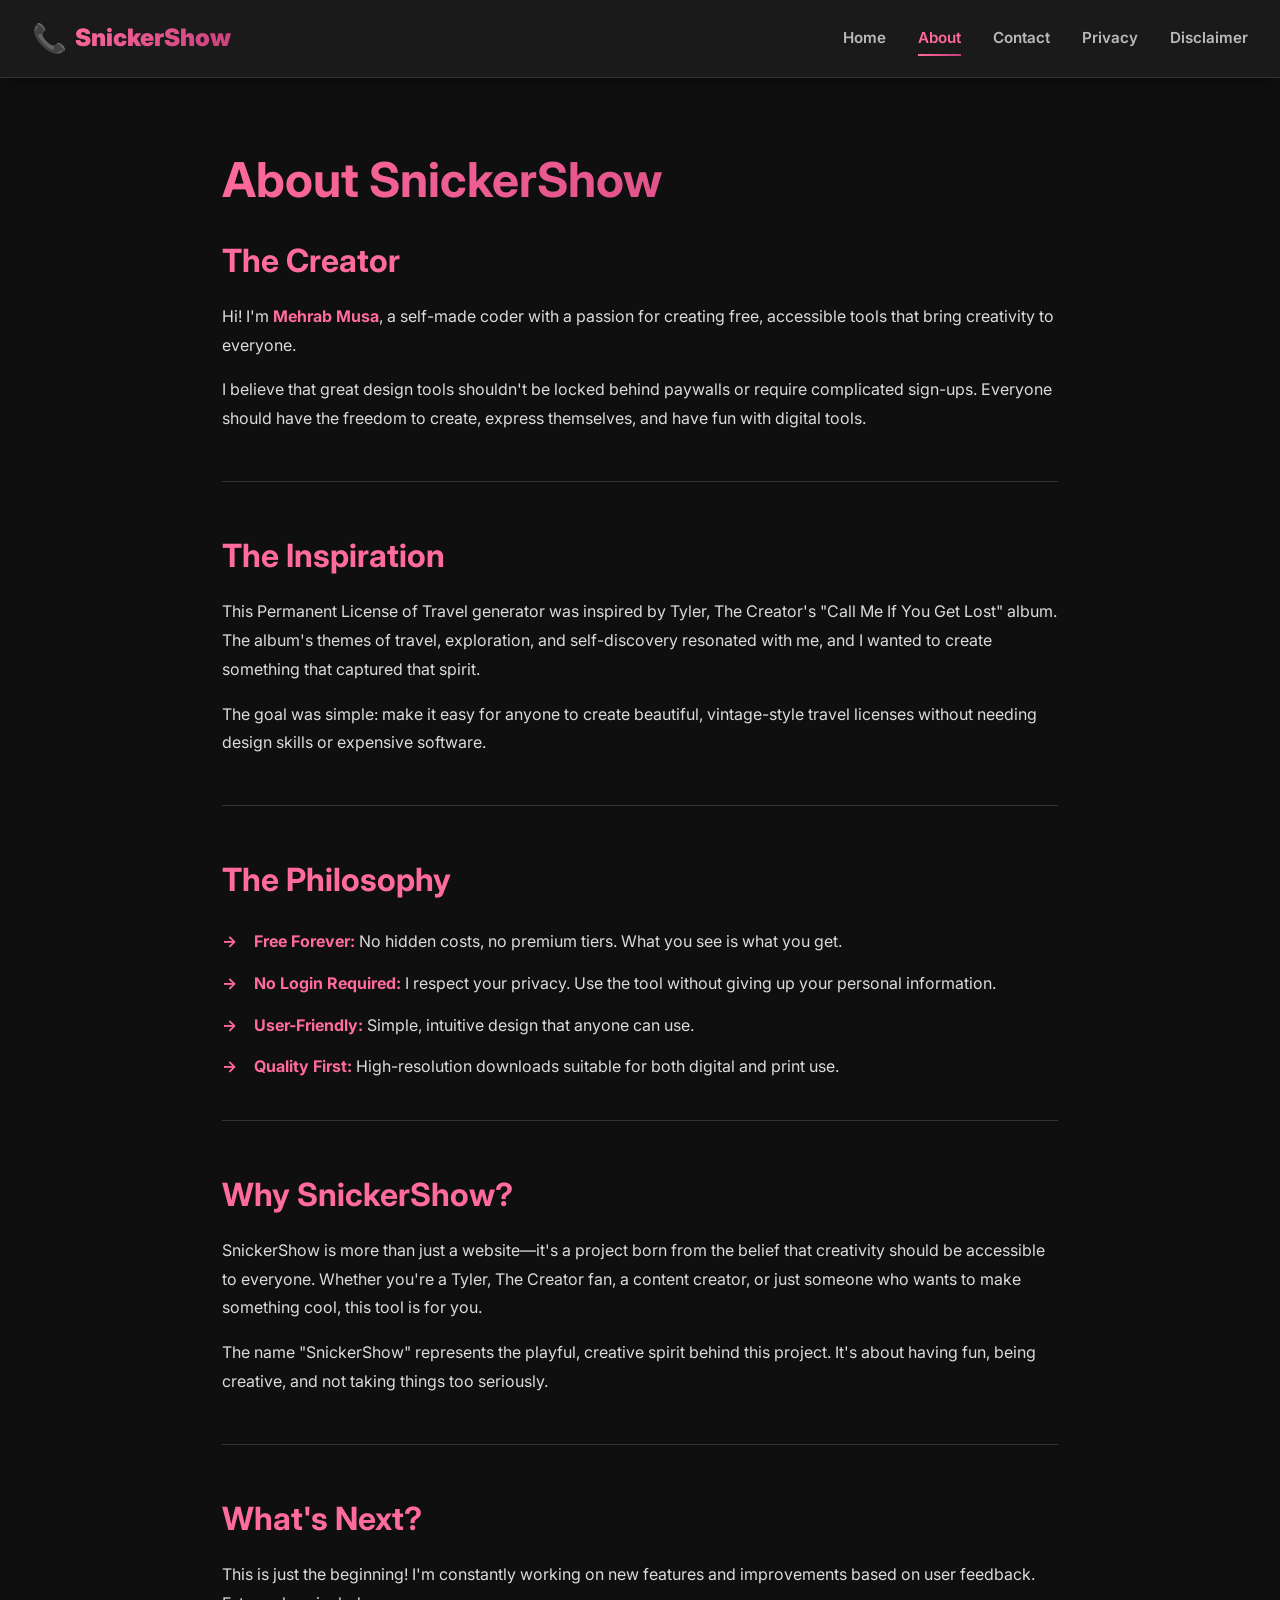
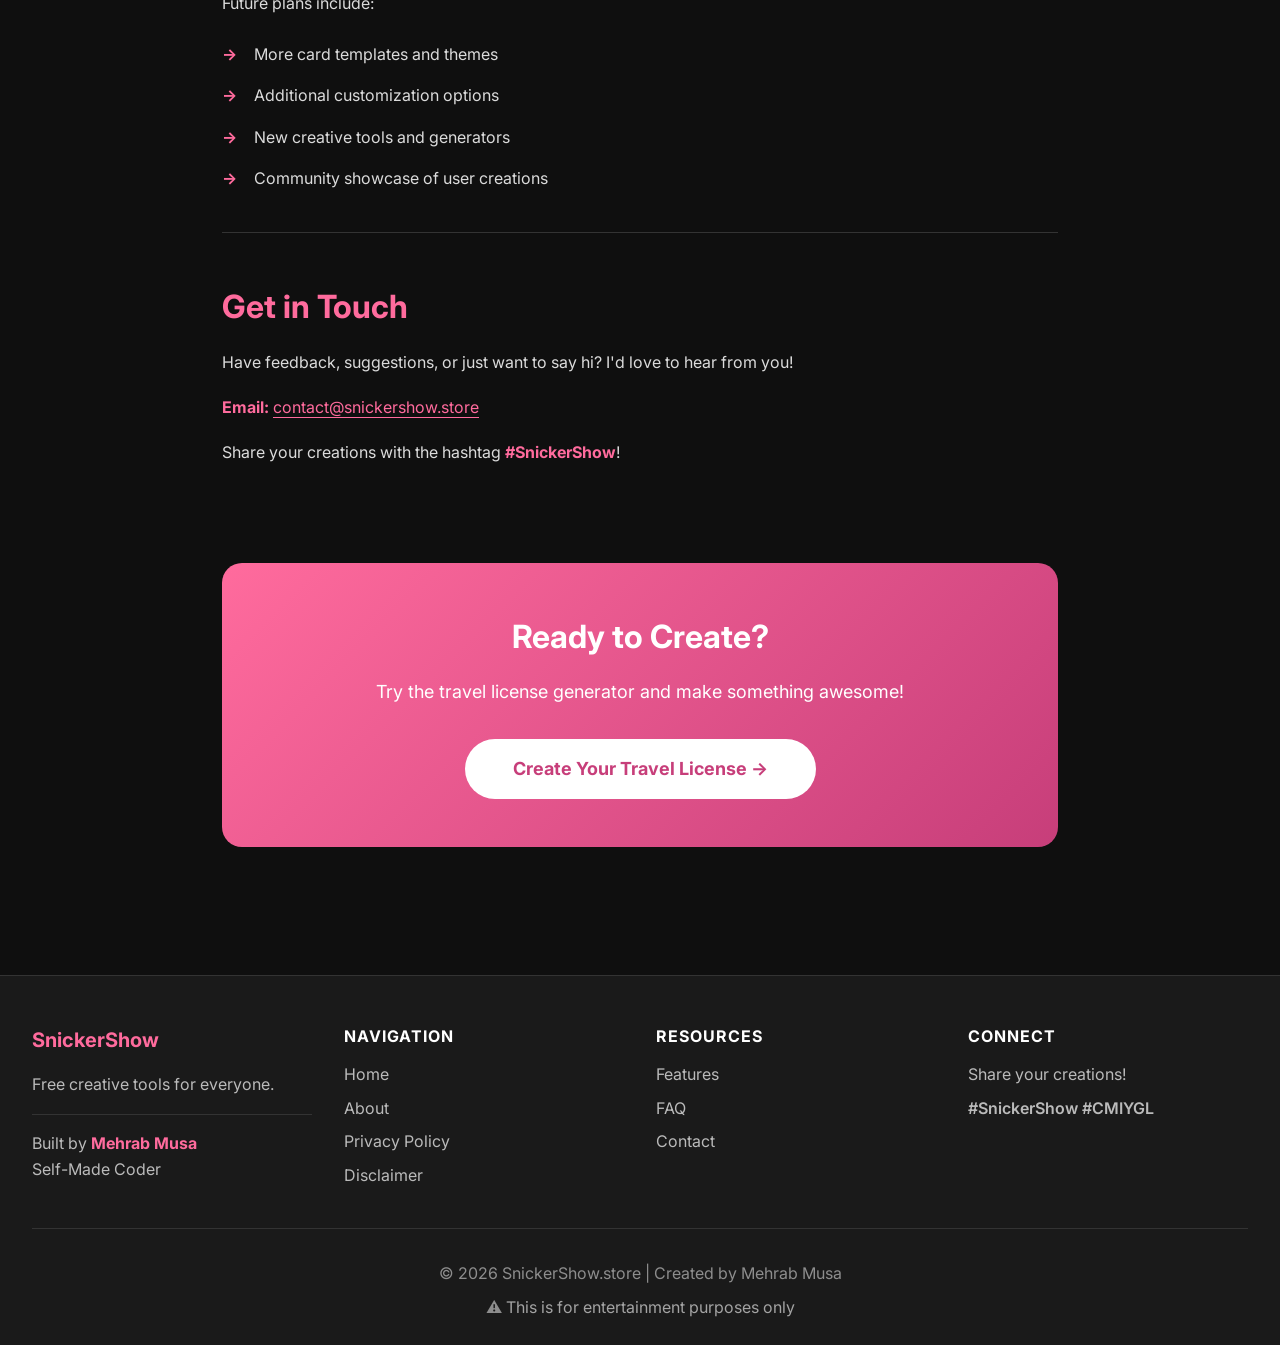
<file: about.html>
<!DOCTYPE html>
<html lang="en">
<head>
    <!-- Google tag (gtag.js) -->
    <script async src="https://www.googletagmanager.com/gtag/js?id=G-7ZZ2C4NF53"></script>
    <script>
      window.dataLayer = window.dataLayer || [];
      function gtag(){dataLayer.push(arguments);}
      gtag('js', new Date());

      gtag('config', 'G-7ZZ2C4NF53');
    </script>
    <meta charset="UTF-8">
    <meta name="viewport" content="width=device-width, initial-scale=1.0">
    <title>About - Mehrab Musa | SnickerShow</title>
    <meta name="description" content="About Mehrab Musa, self-made coder and creator of SnickerShow's free Travel License generator. Learn about the inspiration behind this creative tool.">
    <link rel="canonical" href="https://snickershow.store/about.html">
    
    <!-- Open Graph / Facebook -->
    <meta property="og:type" content="website">
    <meta property="og:url" content="https://snickershow.store/about.html">
    <meta property="og:title" content="About SnickerShow - Mehrab Musa | Travel License Generator">
    <meta property="og:description" content="Learn about Mehrab Musa and the inspiration behind SnickerShow's free Travel License generator.">
    <meta property="og:image" content="https://snickershow.store/assets/preview.jpg">
    
    <!-- Twitter -->
    <meta name="twitter:card" content="summary_large_image">
    <meta name="twitter:url" content="https://snickershow.store/about.html">
    <meta name="twitter:title" content="About SnickerShow - Mehrab Musa">
    <meta name="twitter:description" content="Learn about the creator of the free CMIYGL Travel License generator.">
    <meta name="twitter:image" content="https://snickershow.store/assets/preview.jpg">
    
    <link rel="stylesheet" href="css/global.css">
    <link rel="stylesheet" href="css/pages.css">
</head>
<body>
    <header class="site-header">
        <div class="header-container">
            <div class="logo">
                <a href="/">
                    <span class="logo-icon">📞</span>
                    <span class="logo-text">SnickerShow</span>
                </a>
            </div>
            <nav class="main-nav">
                <a href="/" class="nav-link">Home</a>
                <a href="about.html" class="nav-link active">About</a>
                <a href="contact.html" class="nav-link">Contact</a>
                <a href="privacy.html" class="nav-link">Privacy</a>
                <a href="disclaimer.html" class="nav-link">Disclaimer</a>
            </nav>
            <button class="mobile-menu-toggle" id="mobileMenuToggle">
                <span></span>
                <span></span>
                <span></span>
            </button>
        </div>
    </header>

    <main class="page-content">
        <div class="page-container">
            <h1>About SnickerShow</h1>
            
            <section class="about-section">
                <h2>The Creator</h2>
                <p>Hi! I'm <strong>Mehrab Musa</strong>, a self-made coder with a passion for creating free, accessible tools that bring creativity to everyone.</p>
                
                <p>I believe that great design tools shouldn't be locked behind paywalls or require complicated sign-ups. Everyone should have the freedom to create, express themselves, and have fun with digital tools.</p>
            </section>

            <section class="about-section">
                <h2>The Inspiration</h2>
                <p>This Permanent License of Travel generator was inspired by Tyler, The Creator's "Call Me If You Get Lost" album. The album's themes of travel, exploration, and self-discovery resonated with me, and I wanted to create something that captured that spirit.</p>
                
                <p>The goal was simple: make it easy for anyone to create beautiful, vintage-style travel licenses without needing design skills or expensive software.</p>
            </section>

            <section class="about-section">
                <h2>The Philosophy</h2>
                <ul>
                    <li><strong>Free Forever:</strong> No hidden costs, no premium tiers. What you see is what you get.</li>
                    <li><strong>No Login Required:</strong> I respect your privacy. Use the tool without giving up your personal information.</li>
                    <li><strong>User-Friendly:</strong> Simple, intuitive design that anyone can use.</li>
                    <li><strong>Quality First:</strong> High-resolution downloads suitable for both digital and print use.</li>
                </ul>
            </section>

            <section class="about-section">
                <h2>Why SnickerShow?</h2>
                <p>SnickerShow is more than just a website—it's a project born from the belief that creativity should be accessible to everyone. Whether you're a Tyler, The Creator fan, a content creator, or just someone who wants to make something cool, this tool is for you.</p>
                
                <p>The name "SnickerShow" represents the playful, creative spirit behind this project. It's about having fun, being creative, and not taking things too seriously.</p>
            </section>

            <section class="about-section">
                <h2>What's Next?</h2>
                <p>This is just the beginning! I'm constantly working on new features and improvements based on user feedback. Future plans include:</p>
                <ul>
                    <li>More card templates and themes</li>
                    <li>Additional customization options</li>
                    <li>New creative tools and generators</li>
                    <li>Community showcase of user creations</li>
                </ul>
            </section>

            <section class="about-section">
                <h2>Get in Touch</h2>
                <p>Have feedback, suggestions, or just want to say hi? I'd love to hear from you!</p>
                <p><strong>Email:</strong> <a href="mailto:contact@snickershow.store">contact@snickershow.store</a></p>
                <p>Share your creations with the hashtag <strong>#SnickerShow</strong>!</p>
            </section>

            <div class="cta-box">
                <h3>Ready to Create?</h3>
                <p>Try the travel license generator and make something awesome!</p>
                <a href="/" class="btn-cta">Create Your Travel License →</a>
            </div>
        </div>
    </main>

    <footer class="site-footer">
        <div class="footer-container">
            <div class="footer-content">
                <div class="footer-section">
                    <h3>SnickerShow</h3>
                    <p>Free creative tools for everyone.</p>
                    <p class="creator">Built by <strong>Mehrab Musa</strong><br>Self-Made Coder</p>
                </div>
                <div class="footer-section">
                    <h4>Navigation</h4>
                    <a href="/">Home</a>
                    <a href="about.html">About</a>
                    <a href="privacy.html">Privacy Policy</a>
                    <a href="disclaimer.html">Disclaimer</a>
                </div>
                <div class="footer-section">
                    <h4>Resources</h4>
                    <a href="/">Features</a>
                    <a href="/">FAQ</a>
                    <a href="mailto:contact@snickershow.store">Contact</a>
                </div>
                <div class="footer-section">
                    <h4>Connect</h4>
                    <p>Share your creations!</p>
                    <p class="hashtag">#SnickerShow #CMIYGL</p>
                </div>
            </div>
            <div class="footer-bottom">
                <p>&copy; 2026 SnickerShow.store | Created by Mehrab Musa</p>
                <p class="disclaimer-link">⚠️ <a href="disclaimer.html">This is for entertainment purposes only</a></p>
            </div>
        </div>
    </footer>

    <script src="js/navigation.js"></script>
</body>
</html>
</file>
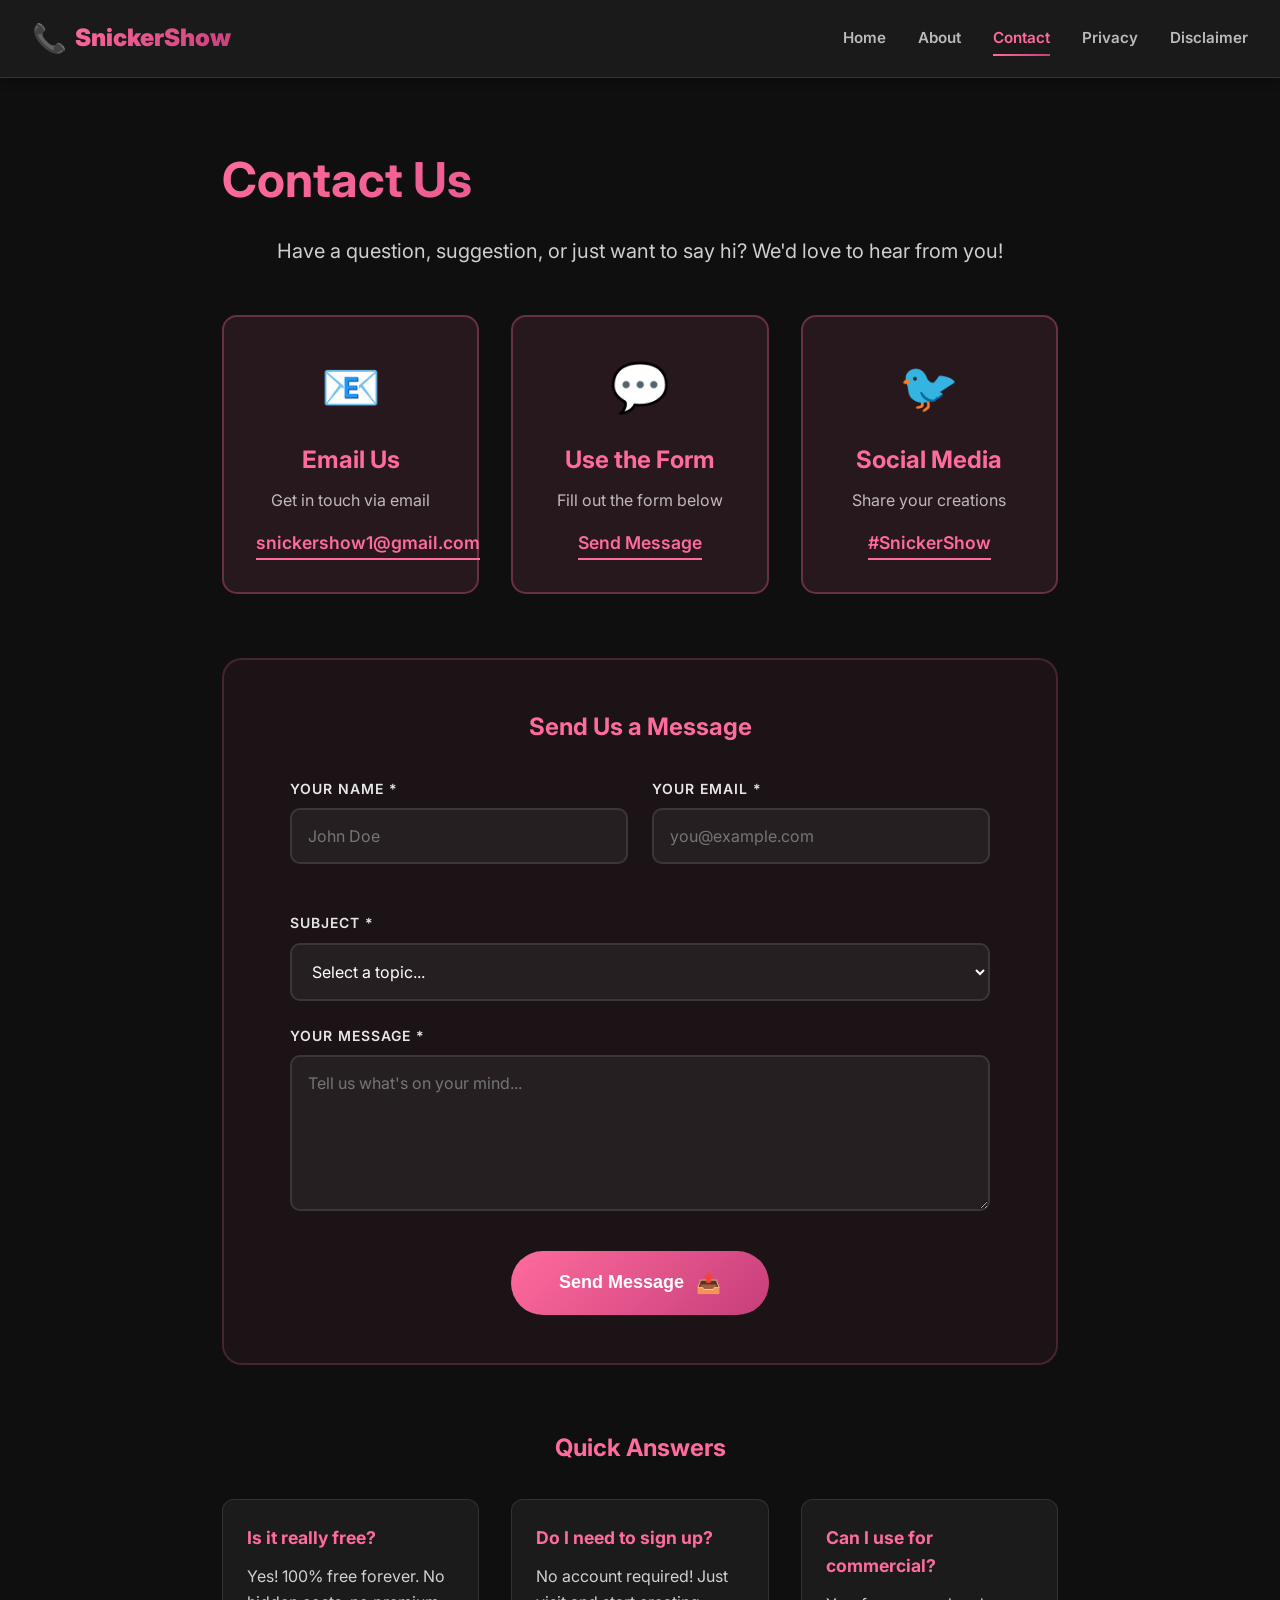
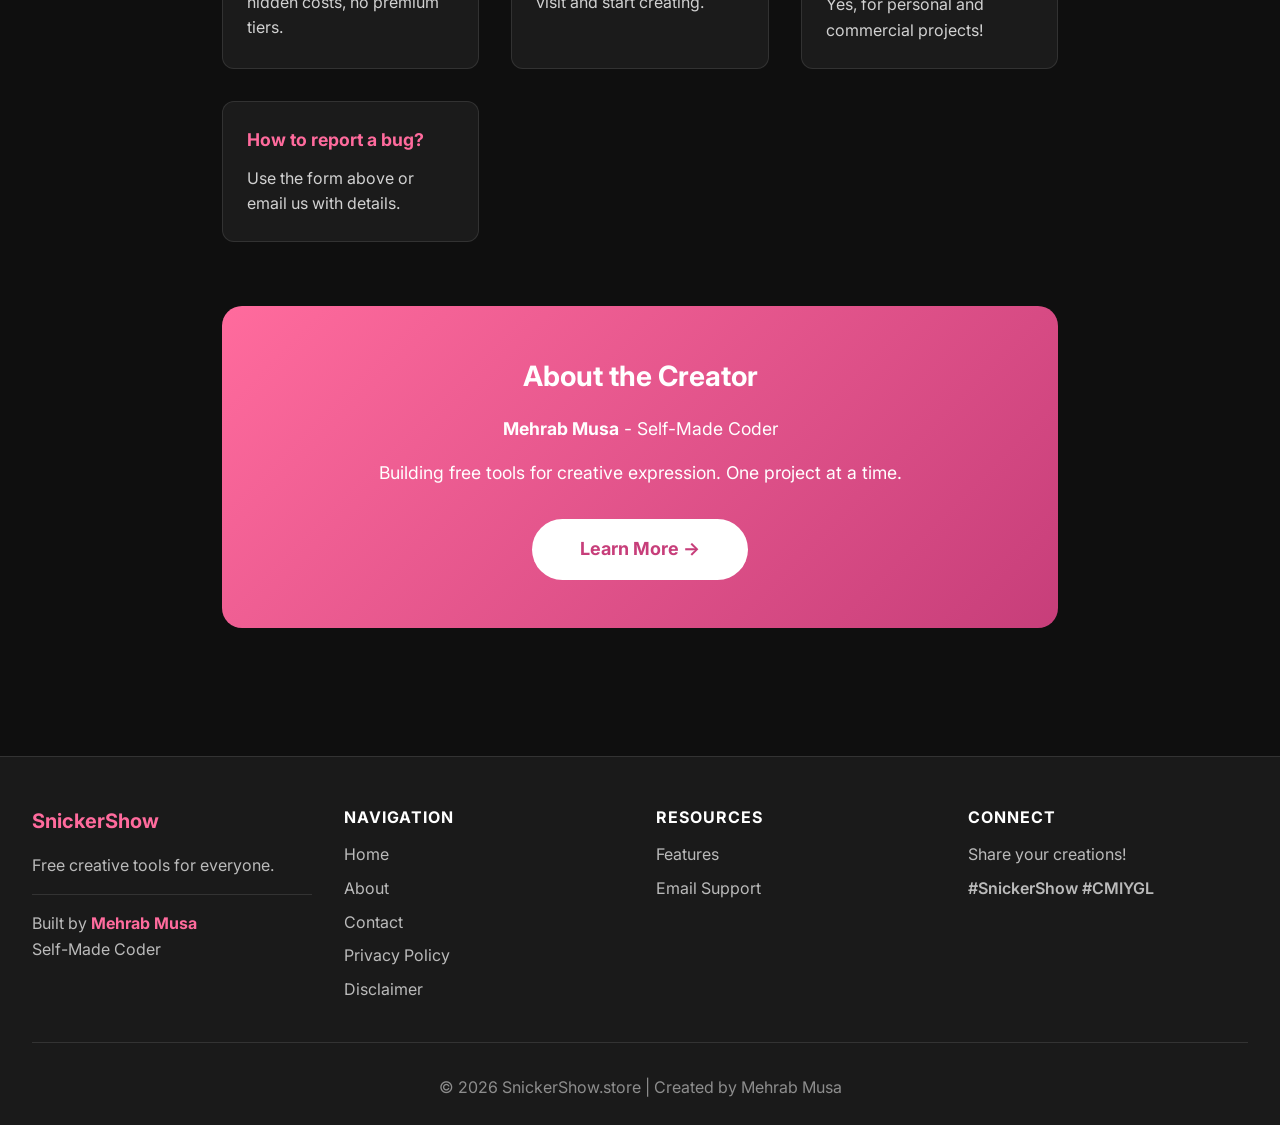
<file: contact.html>
<!DOCTYPE html>
<html lang="en">
<head>
    <!-- Google tag (gtag.js) -->
    <script async src="https://www.googletagmanager.com/gtag/js?id=G-7ZZ2C4NF53"></script>
    <script>
      window.dataLayer = window.dataLayer || [];
      function gtag(){dataLayer.push(arguments);}
      gtag('js', new Date());

      gtag('config', 'G-7ZZ2C4NF53');
    </script>
    <meta charset="UTF-8">
    <meta name="viewport" content="width=device-width, initial-scale=1.0">
    <title>Contact Us - Get in Touch | SnickerShow</title>
    <meta name="description" content="Contact Mehrab Musa, creator of SnickerShow. Get support, share feedback, or ask questions about our free ID card generator.">
    <meta name="keywords" content="contact snickershow, mehrab musa contact, id generator support, feedback">
    <link rel="canonical" href="https://snickershow.store/contact.html">
    
    <!-- Open Graph -->
    <meta property="og:title" content="Contact SnickerShow - Get in Touch">
    <meta property="og:description" content="Contact Mehrab Musa for support, feedback, or questions about the ID card generator.">
    <meta property="og:url" content="https://snickershow.store/contact.html">
    
    <link rel="stylesheet" href="css/global.css">
    <link rel="stylesheet" href="css/pages.css">
    <link rel="stylesheet" href="css/contact.css">
</head>
<body>
    <header class="site-header">
        <div class="header-container">
            <div class="logo">
                <a href="/">
                    <span class="logo-icon">📞</span>
                    <span class="logo-text">SnickerShow</span>
                </a>
            </div>
            <nav class="main-nav">
                <a href="/" class="nav-link">Home</a>
                <a href="about.html" class="nav-link">About</a>
                <a href="contact.html" class="nav-link active">Contact</a>
                <a href="privacy.html" class="nav-link">Privacy</a>
                <a href="disclaimer.html" class="nav-link">Disclaimer</a>
            </nav>
            <button class="mobile-menu-toggle" id="mobileMenuToggle">
                <span></span>
                <span></span>
                <span></span>
            </button>
        </div>
    </header>

    <main class="page-content">
        <div class="page-container">
            <h1>Contact Us</h1>
            
            <div class="contact-intro">
                <p>Have a question, suggestion, or just want to say hi? We'd love to hear from you!</p>
            </div>

            <!-- Contact Methods -->
            <div class="contact-methods">
                <div class="contact-card">
                    <div class="contact-icon">📧</div>
                    <h3>Email Us</h3>
                    <p>Get in touch via email</p>
                    <a href="mailto:snickershow1@gmail.com" class="contact-link">snickershow1@gmail.com</a>
                </div>

                <div class="contact-card">
                    <div class="contact-icon">💬</div>
                    <h3>Use the Form</h3>
                    <p>Fill out the form below</p>
                    <a href="#contact-form" class="contact-link">Send Message</a>
                </div>

                <div class="contact-card">
                    <div class="contact-icon">🐦</div>
                    <h3>Social Media</h3>
                    <p>Share your creations</p>
                    <span class="contact-link">#SnickerShow</span>
                </div>
            </div>

            <!-- Contact Form -->
            <section class="contact-form-section" id="contact-form">
                <h2>Send Us a Message</h2>
                
                <form class="contact-form" id="contactForm">
                    <div class="form-row">
                        <div class="form-group">
                            <label for="name">Your Name *</label>
                            <input type="text" id="name" name="name" required placeholder="John Doe">
                        </div>

                        <div class="form-group">
                            <label for="email">Your Email *</label>
                            <input type="email" id="email" name="email" required placeholder="you@example.com">
                        </div>
                    </div>

                    <div class="form-group">
                        <label for="subject">Subject *</label>
                        <select id="subject" name="subject" required>
                            <option value="">Select a topic...</option>
                            <option value="feedback">Feedback</option>
                            <option value="bug">Report a Bug</option>
                            <option value="feature">Feature Request</option>
                            <option value="help">Need Help</option>
                            <option value="other">Other</option>
                        </select>
                    </div>

                    <div class="form-group">
                        <label for="message">Your Message *</label>
                        <textarea id="message" name="message" rows="6" required placeholder="Tell us what's on your mind..."></textarea>
                    </div>

                    <div class="form-actions">
                        <button type="submit" class="btn-submit">
                            <span class="btn-text">Send Message</span>
                            <span class="btn-icon">📤</span>
                        </button>
                    </div>

                    <div id="formStatus" class="form-status"></div>
                </form>
            </section>

            <!-- FAQ Quick Links -->
            <section class="faq-section">
                <h2>Quick Answers</h2>
                <div class="faq-grid">
                    <div class="faq-item">
                        <h4>Is it really free?</h4>
                        <p>Yes! 100% free forever. No hidden costs, no premium tiers.</p>
                    </div>
                    <div class="faq-item">
                        <h4>Do I need to sign up?</h4>
                        <p>No account required! Just visit and start creating.</p>
                    </div>
                    <div class="faq-item">
                        <h4>Can I use for commercial?</h4>
                        <p>Yes, for personal and commercial projects!</p>
                    </div>
                    <div class="faq-item">
                        <h4>How to report a bug?</h4>
                        <p>Use the form above or email us with details.</p>
                    </div>
                </div>
            </section>

            <!-- Creator Info -->
            <div class="creator-box">
                <h3>About the Creator</h3>
                <p><strong>Mehrab Musa</strong> - Self-Made Coder</p>
                <p>Building free tools for creative expression. One project at a time.</p>
                <a href="about.html" class="btn-cta">Learn More →</a>
            </div>
        </div>
    </main>

    <footer class="site-footer">
        <div class="footer-container">
            <div class="footer-content">
                <div class="footer-section">
                    <h3>SnickerShow</h3>
                    <p>Free creative tools for everyone.</p>
                    <p class="creator">Built by <strong>Mehrab Musa</strong><br>Self-Made Coder</p>
                </div>
                <div class="footer-section">
                    <h4>Navigation</h4>
                    <a href="/">Home</a>
                    <a href="about.html">About</a>
                    <a href="contact.html">Contact</a>
                    <a href="privacy.html">Privacy Policy</a>
                    <a href="disclaimer.html">Disclaimer</a>
                </div>
                <div class="footer-section">
                    <h4>Resources</h4>
                    <a href="/">Features</a>
                    <a href="mailto:snickershow1@gmail.com">Email Support</a>
                </div>
                <div class="footer-section">
                    <h4>Connect</h4>
                    <p>Share your creations!</p>
                    <p class="hashtag">#SnickerShow #CMIYGL</p>
                </div>
            </div>
            <div class="footer-bottom">
                <p>&copy; 2026 SnickerShow.store | Created by Mehrab Musa</p>
            </div>
        </div>
    </footer>

    <!-- JSON-LD Schema -->
    <script type="application/ld+json">
    {
      "@context": "https://schema.org",
      "@type": "ContactPage",
      "name": "Contact SnickerShow",
      "description": "Contact page for SnickerShow ID Card Generator support and inquiries",
      "url": "https://snickershow.store/contact.html",
      "mainEntity": {
        "@type": "Organization",
        "name": "SnickerShow",
        "email": "snickershow1@gmail.com",
        "founder": {
          "@type": "Person",
          "name": "Mehrab Musa",
          "jobTitle": "Self-Made Coder"
        }
      }
    }
    </script>

    <script src="js/navigation.js"></script>
    <script src="js/contact.js"></script>
</body>
</html>
</file>
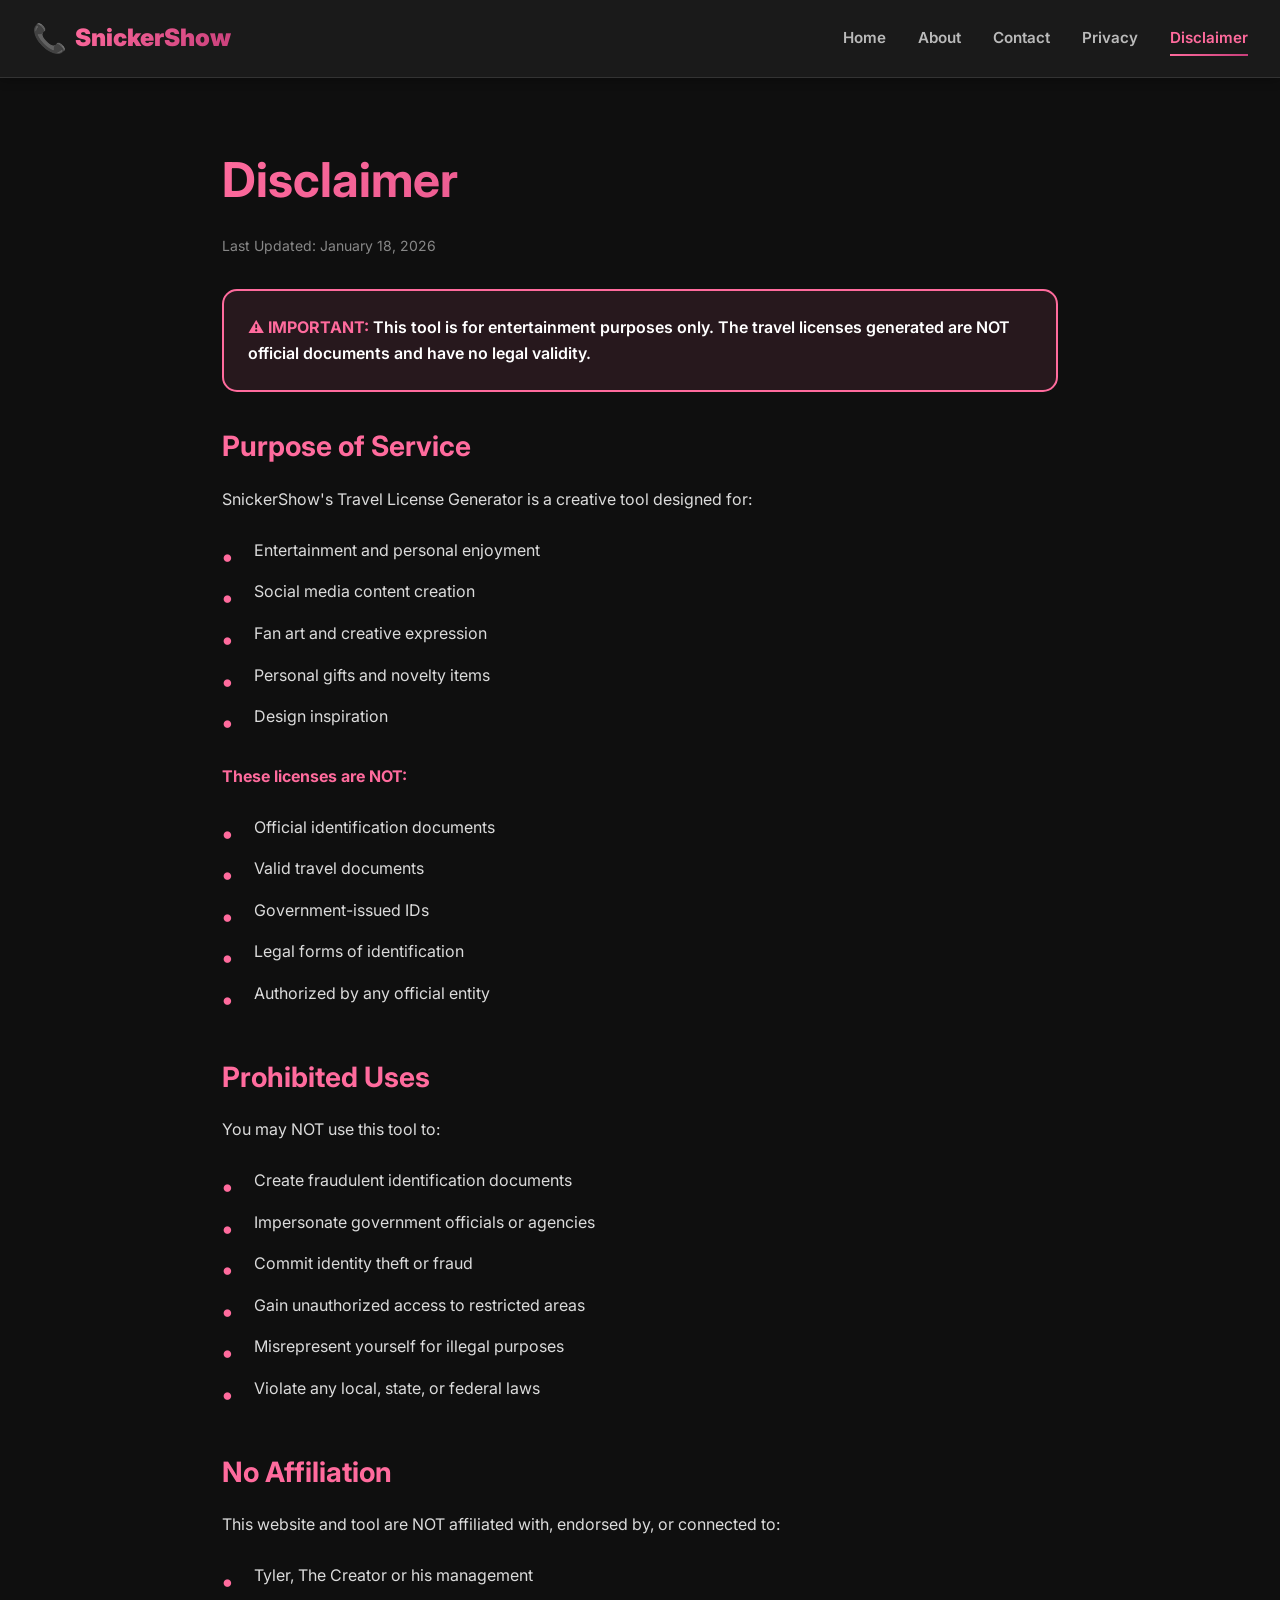
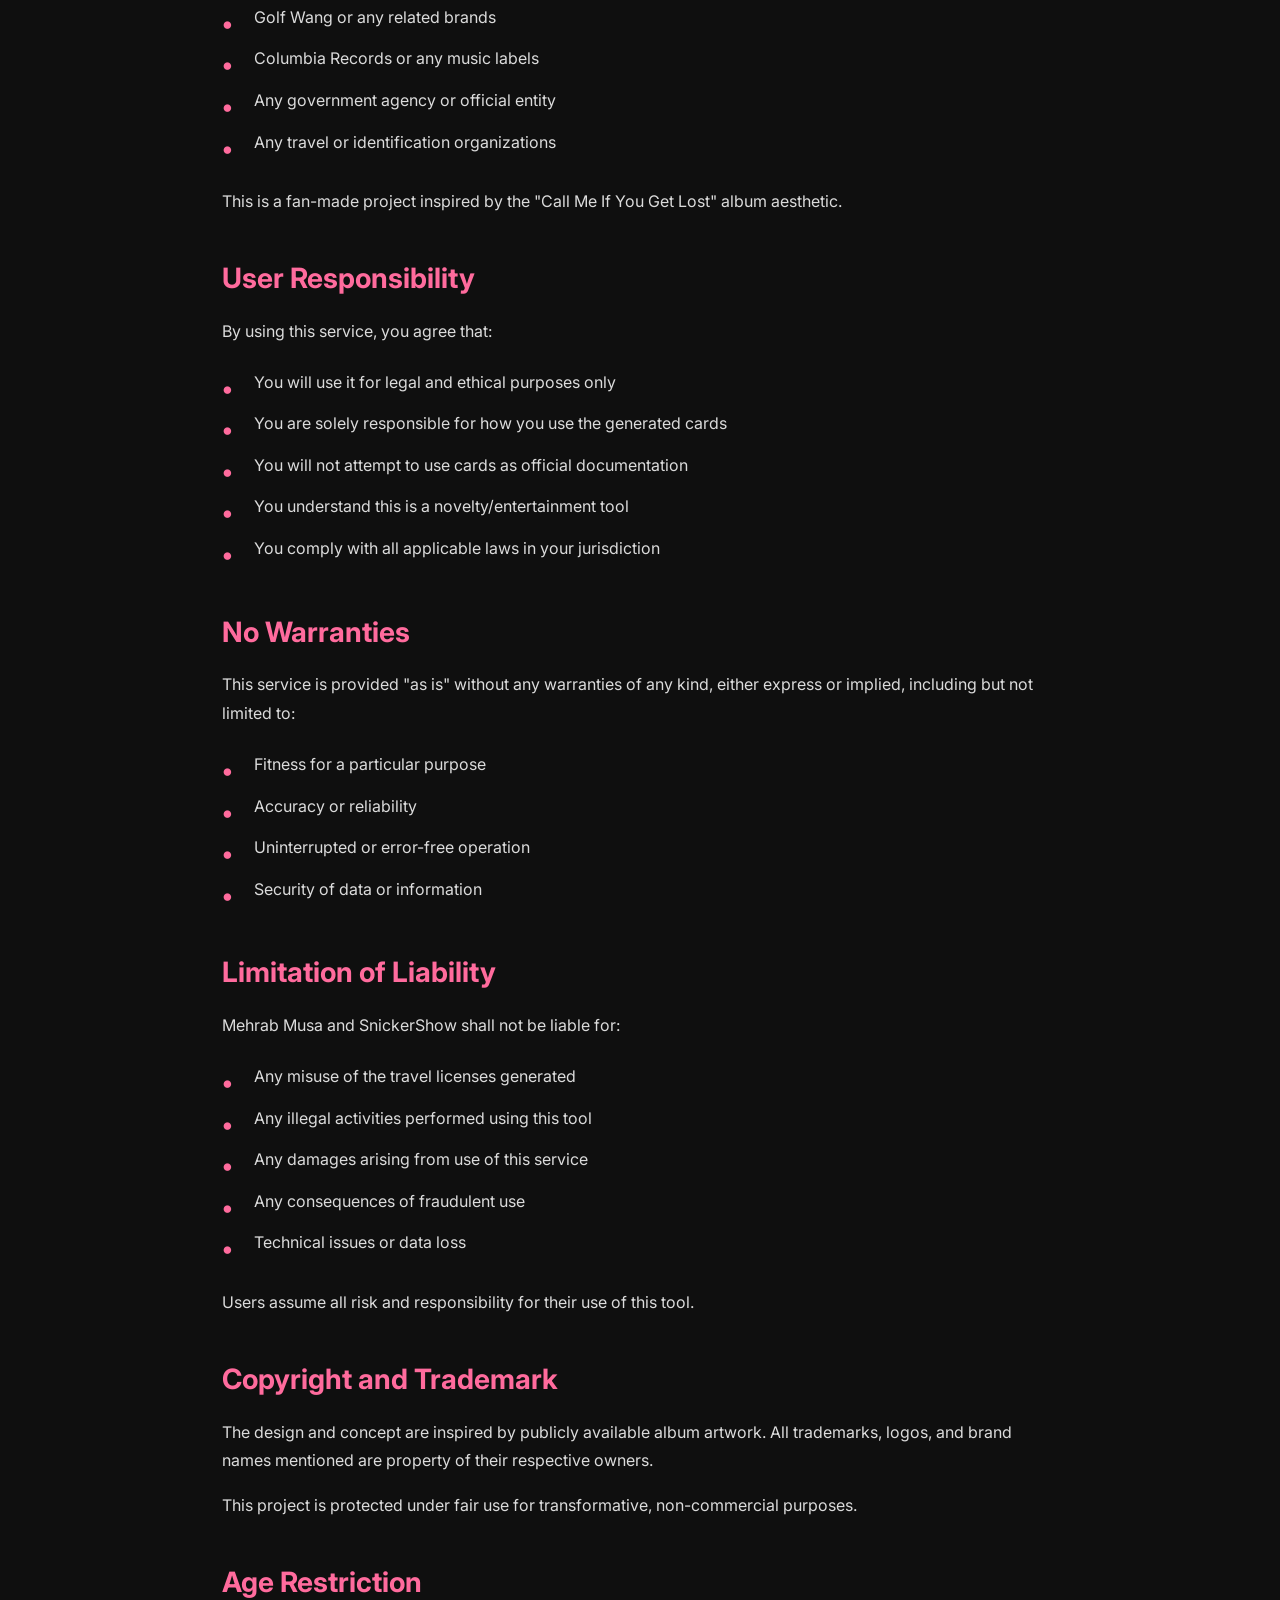
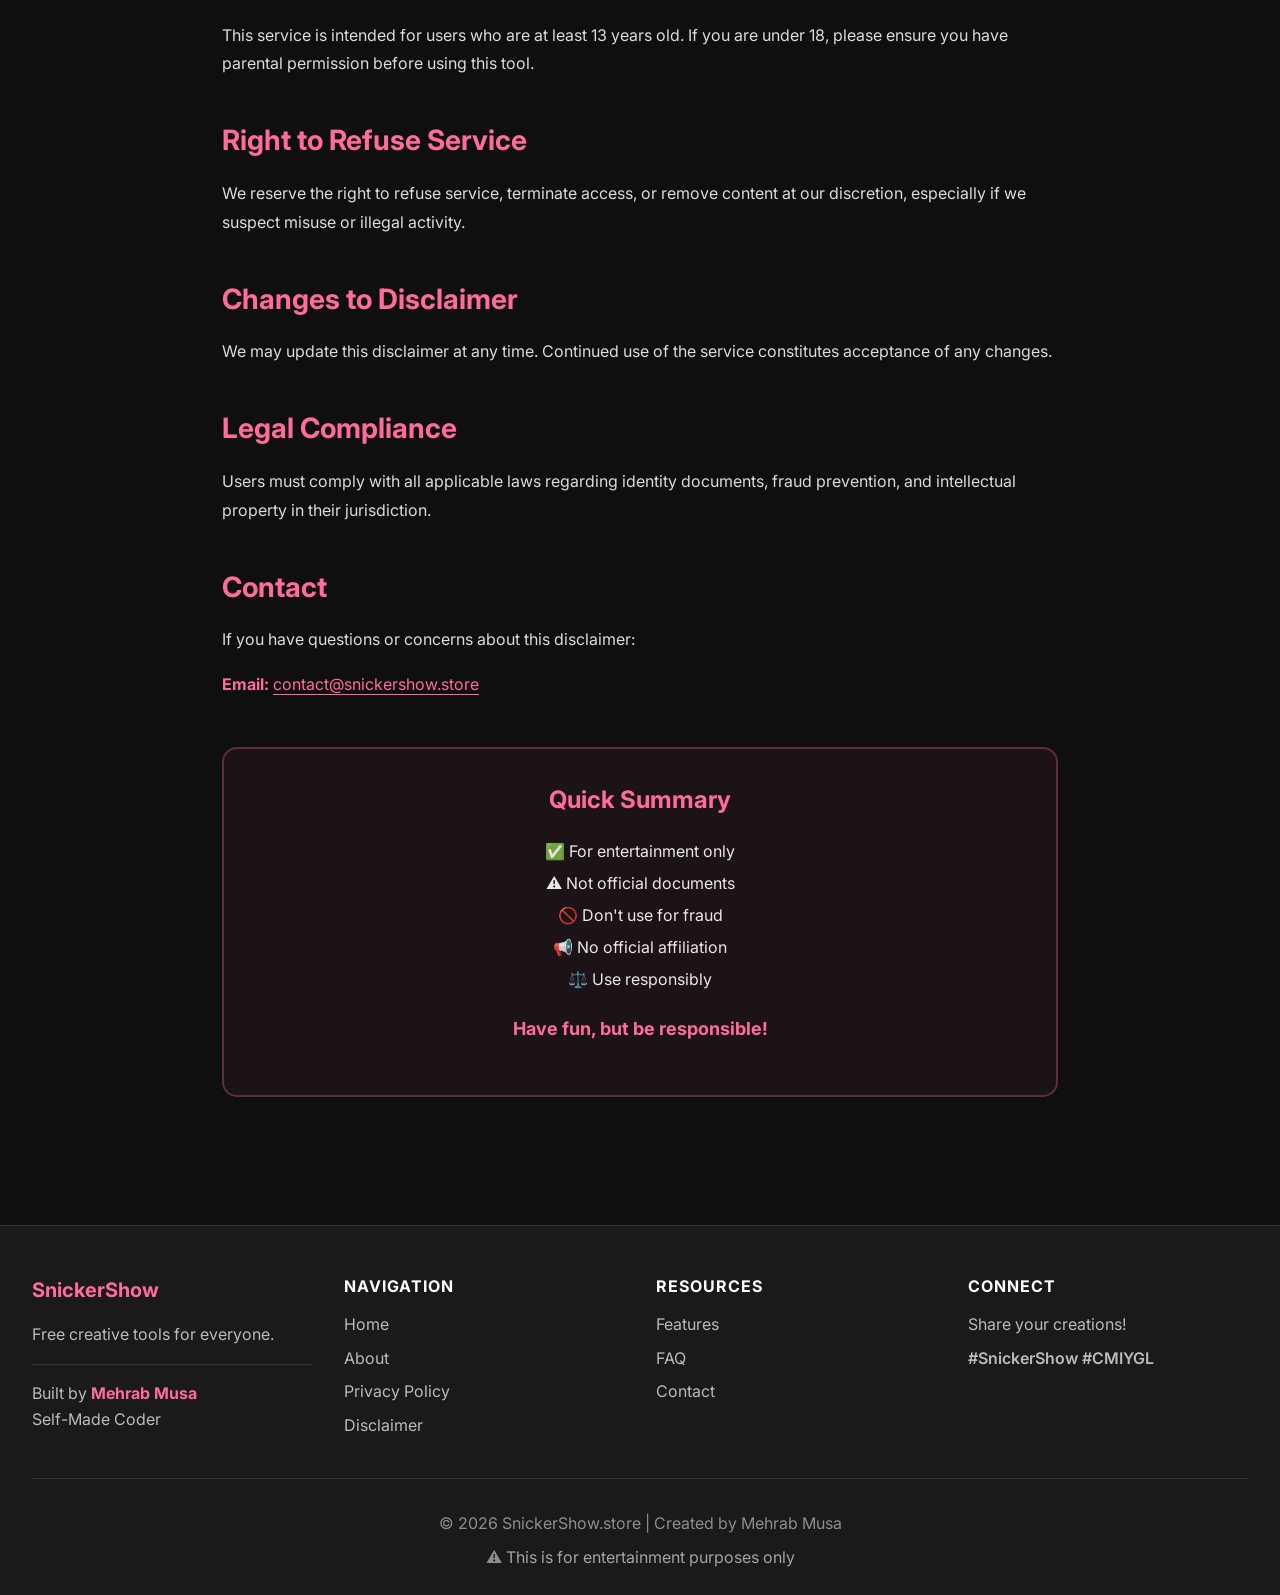
<file: disclaimer.html>
<!DOCTYPE html>
<html lang="en">
<head>
    <!-- Google tag (gtag.js) -->
    <script async src="https://www.googletagmanager.com/gtag/js?id=G-7ZZ2C4NF53"></script>
    <script>
      window.dataLayer = window.dataLayer || [];
      function gtag(){dataLayer.push(arguments);}
      gtag('js', new Date());

      gtag('config', 'G-7ZZ2C4NF53');
    </script>
    <meta charset="UTF-8">
    <meta name="viewport" content="width=device-width, initial-scale=1.0">
    <title>Disclaimer | SnickerShow</title>
    <meta name="description" content="Disclaimer for SnickerShow Travel License Generator. Important legal information about the use of this entertainment tool.">
    <link rel="canonical" href="https://snickershow.store/disclaimer.html">
    
    <!-- Open Graph / Facebook -->
    <meta property="og:type" content="website">
    <meta property="og:url" content="https://snickershow.store/disclaimer.html">
    <meta property="og:title" content="Disclaimer - SnickerShow">
    <meta property="og:description" content="Important disclaimer: This tool is for entertainment purposes only. Not an official document.">
    <meta property="og:image" content="https://snickershow.store/assets/preview.jpg">
    
    <!-- Twitter -->
    <meta name="twitter:card" content="summary">
    <meta name="twitter:url" content="https://snickershow.store/disclaimer.html">
    <meta name="twitter:title" content="Disclaimer - SnickerShow">
    <meta name="twitter:description" content="Important legal information about this entertainment tool.">
    
    <link rel="stylesheet" href="css/global.css">
    <link rel="stylesheet" href="css/pages.css">
</head>
<body>
    <header class="site-header">
        <div class="header-container">
            <div class="logo">
                <a href="/">
                    <span class="logo-icon">📞</span>
                    <span class="logo-text">SnickerShow</span>
                </a>
            </div>
            <nav class="main-nav">
                <a href="/" class="nav-link">Home</a>
                <a href="about.html" class="nav-link">About</a>
                <a href="contact.html" class="nav-link">Contact</a>
                <a href="privacy.html" class="nav-link">Privacy</a>
                <a href="disclaimer.html" class="nav-link active">Disclaimer</a>
            </nav>
            <button class="mobile-menu-toggle" id="mobileMenuToggle">
                <span></span>
                <span></span>
                <span></span>
            </button>
        </div>
    </header>

    <main class="page-content">
        <div class="page-container">
            <h1>Disclaimer</h1>
            <p class="last-updated">Last Updated: January 18, 2026</p>

            <div class="warning-box">
                <p><strong>⚠️ IMPORTANT:</strong> This tool is for entertainment purposes only. The travel licenses generated are NOT official documents and have no legal validity.</p>
            </div>

            <section class="policy-section">
                <h2>Purpose of Service</h2>
                <p>SnickerShow's Travel License Generator is a creative tool designed for:</p>
                <ul>
                    <li>Entertainment and personal enjoyment</li>
                    <li>Social media content creation</li>
                    <li>Fan art and creative expression</li>
                    <li>Personal gifts and novelty items</li>
                    <li>Design inspiration</li>
                </ul>
                <p><strong>These licenses are NOT:</strong></p>
                <ul>
                    <li>Official identification documents</li>
                    <li>Valid travel documents</li>
                    <li>Government-issued IDs</li>
                    <li>Legal forms of identification</li>
                    <li>Authorized by any official entity</li>
                </ul>
            </section>

            <section class="policy-section">
                <h2>Prohibited Uses</h2>
                <p>You may NOT use this tool to:</p>
                <ul>
                    <li>Create fraudulent identification documents</li>
                    <li>Impersonate government officials or agencies</li>
                    <li>Commit identity theft or fraud</li>
                    <li>Gain unauthorized access to restricted areas</li>
                    <li>Misrepresent yourself for illegal purposes</li>
                    <li>Violate any local, state, or federal laws</li>
                </ul>
            </section>

            <section class="policy-section">
                <h2>No Affiliation</h2>
                <p>This website and tool are NOT affiliated with, endorsed by, or connected to:</p>
                <ul>
                    <li>Tyler, The Creator or his management</li>
                    <li>Golf Wang or any related brands</li>
                    <li>Columbia Records or any music labels</li>
                    <li>Any government agency or official entity</li>
                    <li>Any travel or identification organizations</li>
                </ul>
                <p>This is a fan-made project inspired by the "Call Me If You Get Lost" album aesthetic.</p>
            </section>

            <section class="policy-section">
                <h2>User Responsibility</h2>
                <p>By using this service, you agree that:</p>
                <ul>
                    <li>You will use it for legal and ethical purposes only</li>
                    <li>You are solely responsible for how you use the generated cards</li>
                    <li>You will not attempt to use cards as official documentation</li>
                    <li>You understand this is a novelty/entertainment tool</li>
                    <li>You comply with all applicable laws in your jurisdiction</li>
                </ul>
            </section>

            <section class="policy-section">
                <h2>No Warranties</h2>
                <p>This service is provided "as is" without any warranties of any kind, either express or implied, including but not limited to:</p>
                <ul>
                    <li>Fitness for a particular purpose</li>
                    <li>Accuracy or reliability</li>
                    <li>Uninterrupted or error-free operation</li>
                    <li>Security of data or information</li>
                </ul>
            </section>

            <section class="policy-section">
                <h2>Limitation of Liability</h2>
                <p>Mehrab Musa and SnickerShow shall not be liable for:</p>
                <ul>
                    <li>Any misuse of the travel licenses generated</li>
                    <li>Any illegal activities performed using this tool</li>
                    <li>Any damages arising from use of this service</li>
                    <li>Any consequences of fraudulent use</li>
                    <li>Technical issues or data loss</li>
                </ul>
                <p>Users assume all risk and responsibility for their use of this tool.</p>
            </section>

            <section class="policy-section">
                <h2>Copyright and Trademark</h2>
                <p>The design and concept are inspired by publicly available album artwork. All trademarks, logos, and brand names mentioned are property of their respective owners.</p>
                <p>This project is protected under fair use for transformative, non-commercial purposes.</p>
            </section>

            <section class="policy-section">
                <h2>Age Restriction</h2>
                <p>This service is intended for users who are at least 13 years old. If you are under 18, please ensure you have parental permission before using this tool.</p>
            </section>

            <section class="policy-section">
                <h2>Right to Refuse Service</h2>
                <p>We reserve the right to refuse service, terminate access, or remove content at our discretion, especially if we suspect misuse or illegal activity.</p>
            </section>

            <section class="policy-section">
                <h2>Changes to Disclaimer</h2>
                <p>We may update this disclaimer at any time. Continued use of the service constitutes acceptance of any changes.</p>
            </section>

            <section class="policy-section">
                <h2>Legal Compliance</h2>
                <p>Users must comply with all applicable laws regarding identity documents, fraud prevention, and intellectual property in their jurisdiction.</p>
            </section>

            <section class="policy-section">
                <h2>Contact</h2>
                <p>If you have questions or concerns about this disclaimer:</p>
                <p><strong>Email:</strong> <a href="mailto:contact@snickershow.store">contact@snickershow.store</a></p>
            </section>

            <div class="summary-box">
                <h3>Quick Summary</h3>
                <p>✅ For entertainment only<br>
                ⚠️ Not official documents<br>
                🚫 Don't use for fraud<br>
                📢 No official affiliation<br>
                ⚖️ Use responsibly</p>
                <p><strong>Have fun, but be responsible!</strong></p>
            </div>
        </div>
    </main>

    <footer class="site-footer">
        <div class="footer-container">
            <div class="footer-content">
                <div class="footer-section">
                    <h3>SnickerShow</h3>
                    <p>Free creative tools for everyone.</p>
                    <p class="creator">Built by <strong>Mehrab Musa</strong><br>Self-Made Coder</p>
                </div>
                <div class="footer-section">
                    <h4>Navigation</h4>
                    <a href="/">Home</a>
                    <a href="about.html">About</a>
                    <a href="privacy.html">Privacy Policy</a>
                    <a href="disclaimer.html">Disclaimer</a>
                </div>
                <div class="footer-section">
                    <h4>Resources</h4>
                    <a href="/">Features</a>
                    <a href="/">FAQ</a>
                    <a href="mailto:contact@snickershow.store">Contact</a>
                </div>
                <div class="footer-section">
                    <h4>Connect</h4>
                    <p>Share your creations!</p>
                    <p class="hashtag">#SnickerShow #CMIYGL</p>
                </div>
            </div>
            <div class="footer-bottom">
                <p>&copy; 2026 SnickerShow.store | Created by Mehrab Musa</p>
                <p class="disclaimer-link">⚠️ <a href="disclaimer.html">This is for entertainment purposes only</a></p>
            </div>
        </div>
    </footer>

    <script src="js/navigation.js"></script>
</body>
</html>
</file>
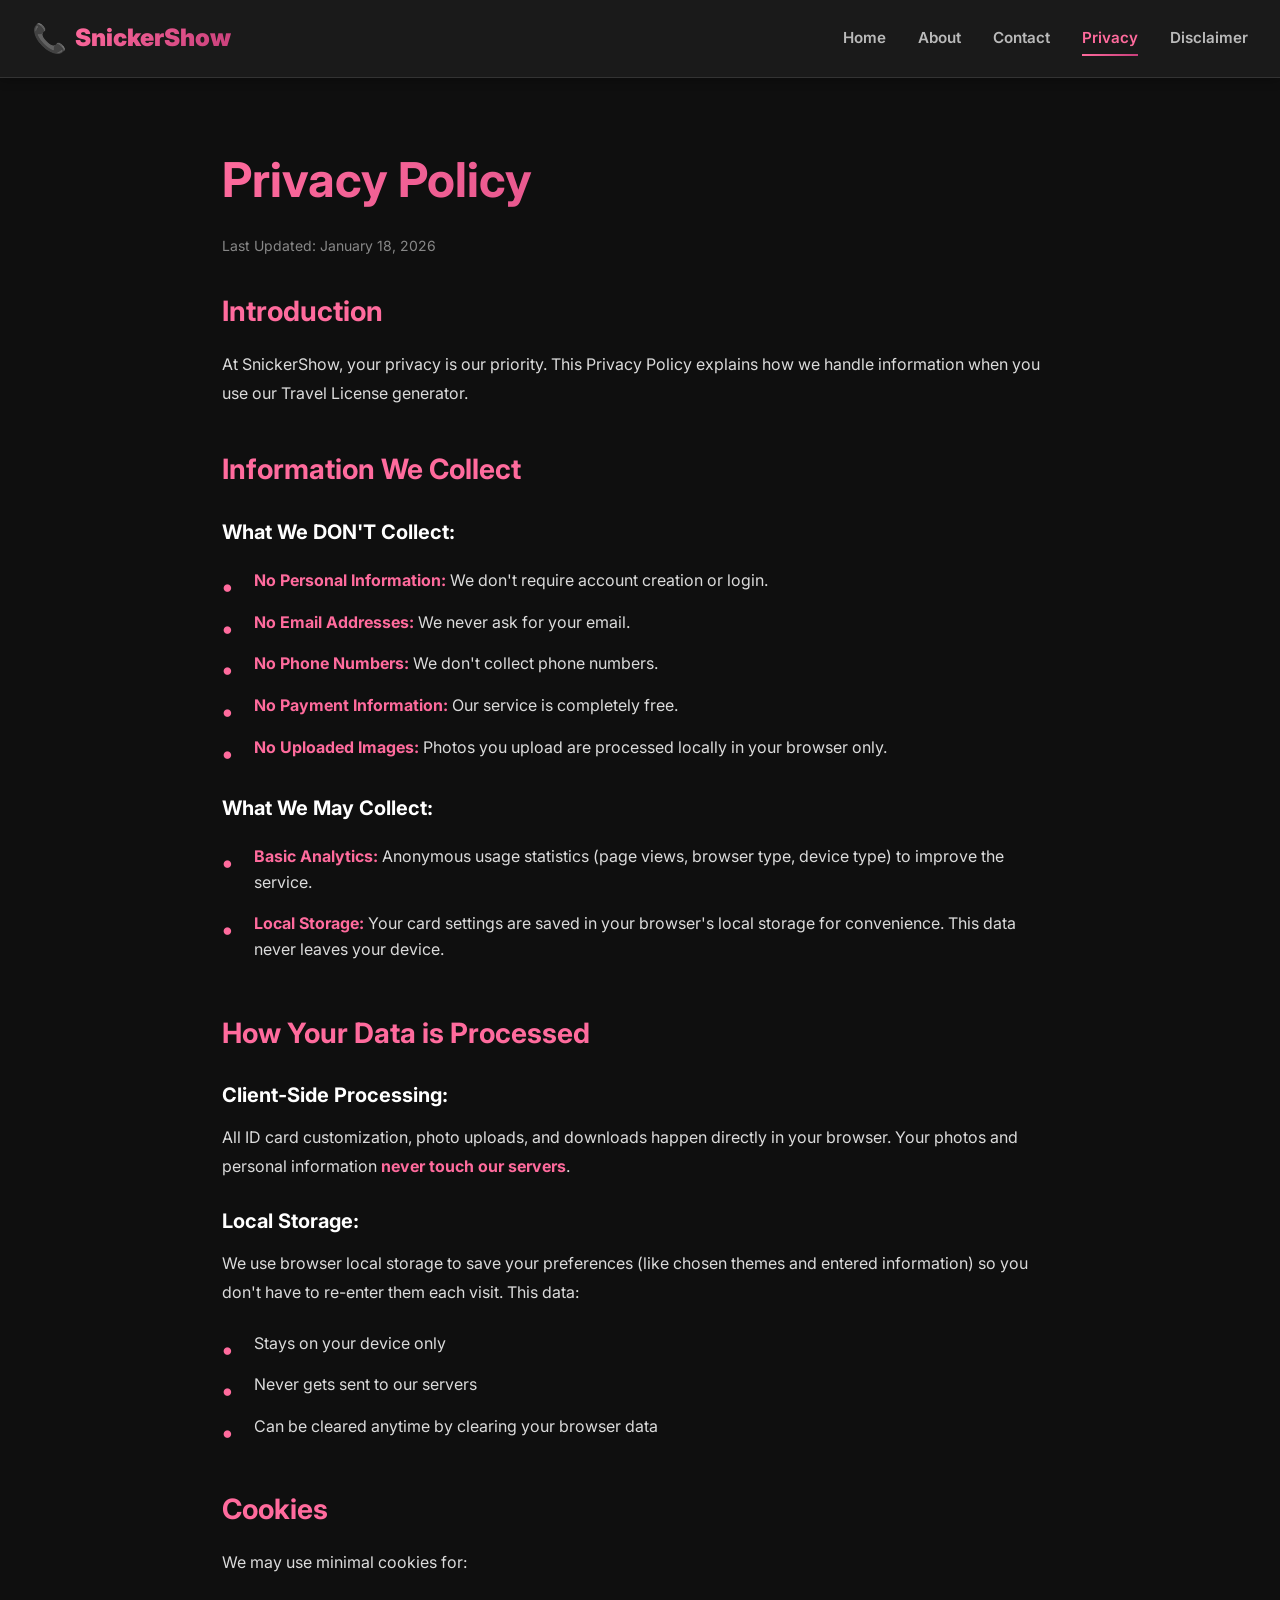
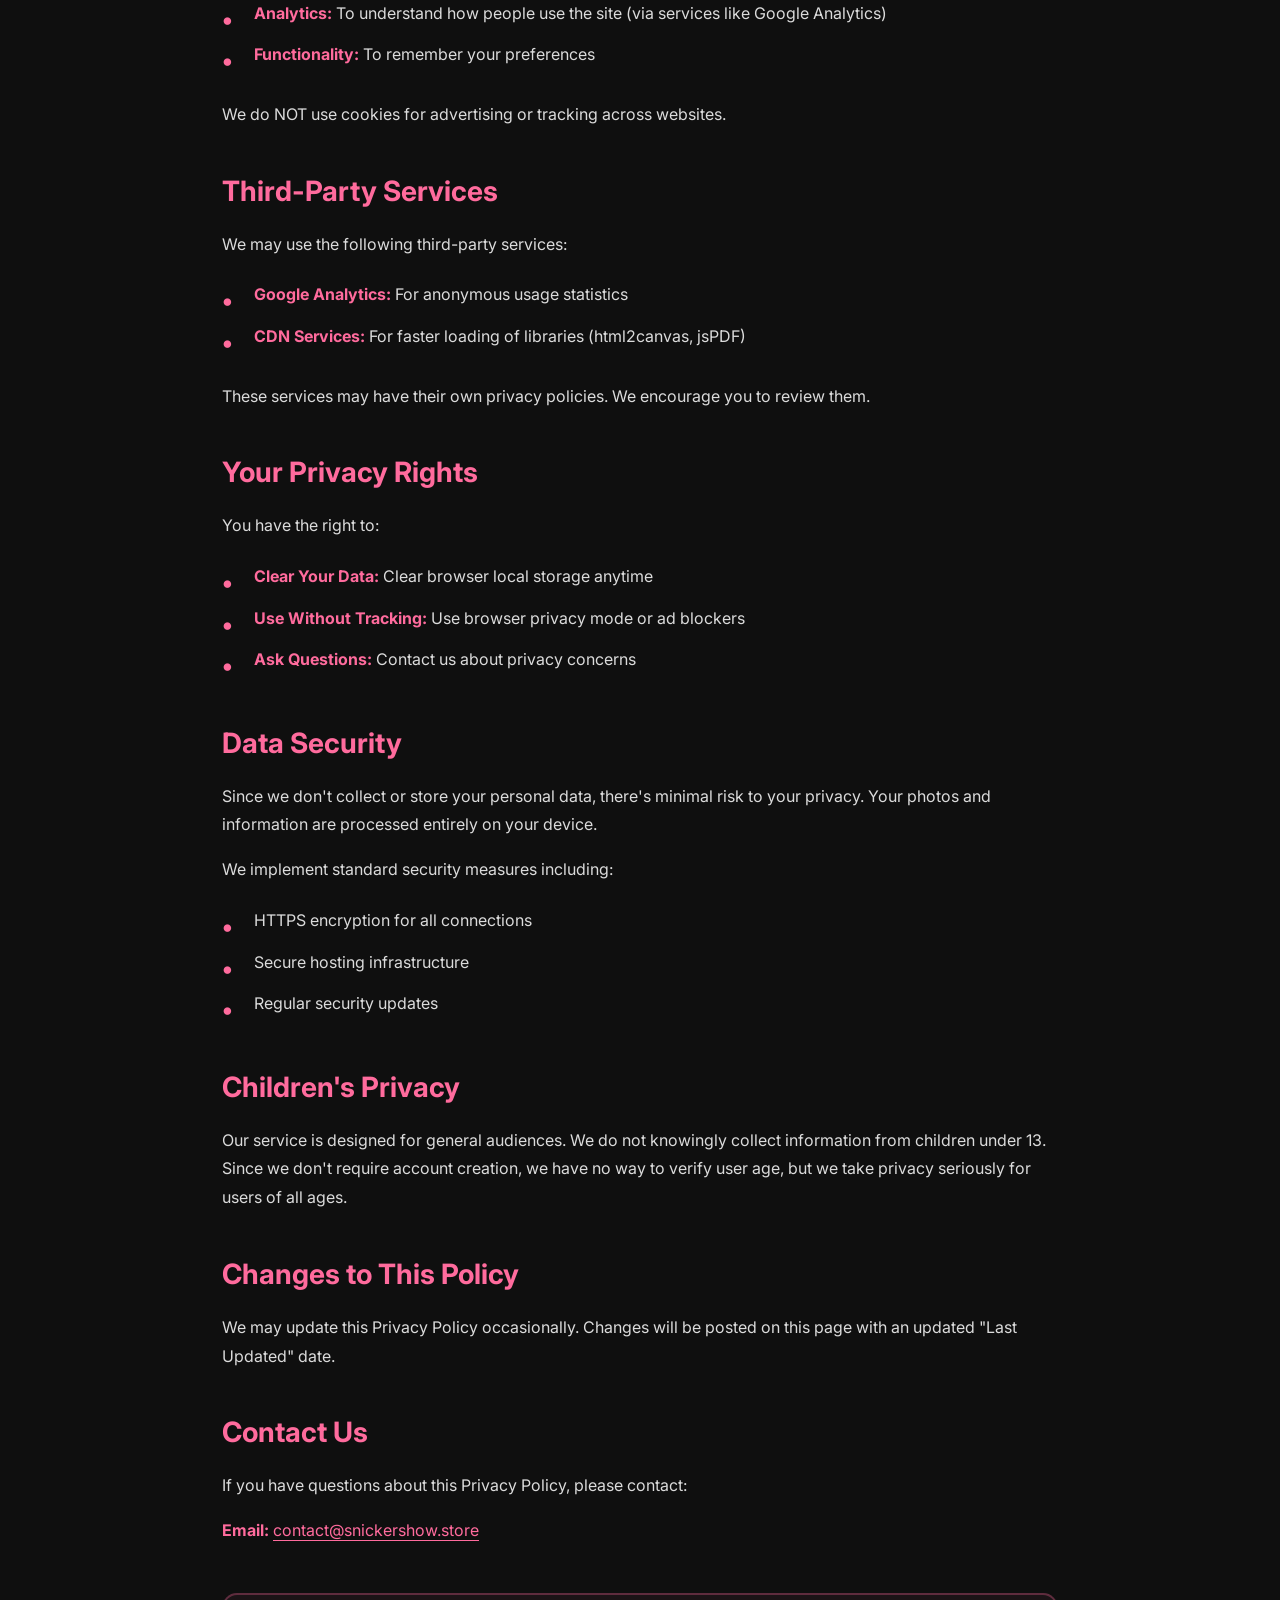
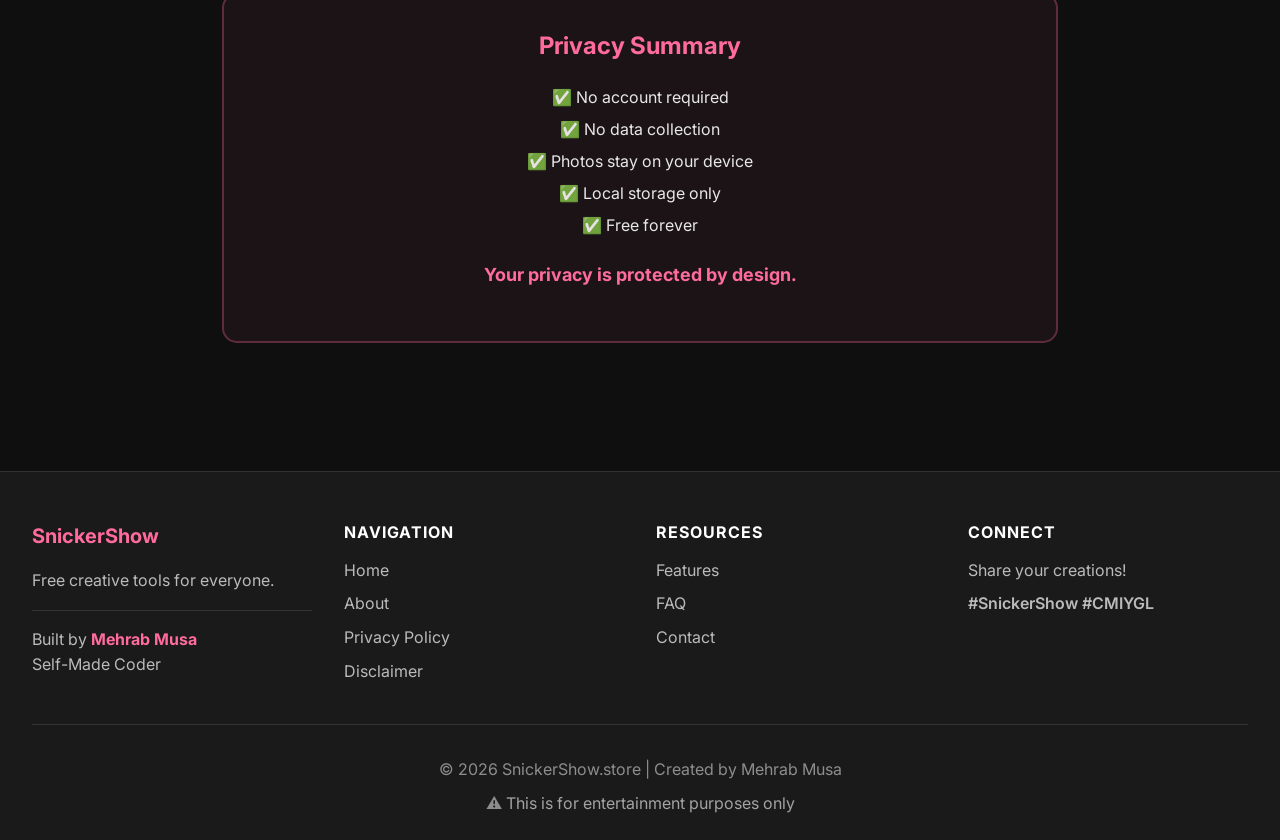
<file: privacy.html>
<!DOCTYPE html>
<html lang="en">
<head>
    <!-- Google tag (gtag.js) -->
    <script async src="https://www.googletagmanager.com/gtag/js?id=G-7ZZ2C4NF53"></script>
    <script>
      window.dataLayer = window.dataLayer || [];
      function gtag(){dataLayer.push(arguments);}
      gtag('js', new Date());

      gtag('config', 'G-7ZZ2C4NF53');
    </script>
    <meta charset="UTF-8">
    <meta name="viewport" content="width=device-width, initial-scale=1.0">
    <title>Privacy Policy | SnickerShow</title>
    <meta name="description" content="Privacy Policy for SnickerShow Travel License Generator. Learn how we protect your privacy and handle your data.">
    <link rel="canonical" href="https://snickershow.store/privacy.html">
    
    <!-- Open Graph / Facebook -->
    <meta property="og:type" content="website">
    <meta property="og:url" content="https://snickershow.store/privacy.html">
    <meta property="og:title" content="Privacy Policy - SnickerShow">
    <meta property="og:description" content="Our privacy policy. No data collection, no tracking, completely free to use.">
    <meta property="og:image" content="https://snickershow.store/assets/preview.jpg">
    
    <!-- Twitter -->
    <meta name="twitter:card" content="summary">
    <meta name="twitter:url" content="https://snickershow.store/privacy.html">
    <meta name="twitter:title" content="Privacy Policy - SnickerShow">
    <meta name="twitter:description" content="Learn about our privacy practices.">
    
    <link rel="stylesheet" href="css/global.css">
    <link rel="stylesheet" href="css/pages.css">
</head>
<body>
    <header class="site-header">
        <div class="header-container">
            <div class="logo">
                <a href="/">
                    <span class="logo-icon">📞</span>
                    <span class="logo-text">SnickerShow</span>
                </a>
            </div>
            <nav class="main-nav">
                <a href="/" class="nav-link">Home</a>
                <a href="about.html" class="nav-link">About</a>
                <a href="contact.html" class="nav-link">Contact</a>
                <a href="privacy.html" class="nav-link active">Privacy</a>
                <a href="disclaimer.html" class="nav-link">Disclaimer</a>
            </nav>
            <button class="mobile-menu-toggle" id="mobileMenuToggle">
                <span></span>
                <span></span>
                <span></span>
            </button>
        </div>
    </header>

    <main class="page-content">
        <div class="page-container">
            <h1>Privacy Policy</h1>
            <p class="last-updated">Last Updated: January 18, 2026</p>

            <section class="policy-section">
                <h2>Introduction</h2>
                <p>At SnickerShow, your privacy is our priority. This Privacy Policy explains how we handle information when you use our Travel License generator.</p>
            </section>

            <section class="policy-section">
                <h2>Information We Collect</h2>
                <h3>What We DON'T Collect:</h3>
                <ul>
                    <li><strong>No Personal Information:</strong> We don't require account creation or login.</li>
                    <li><strong>No Email Addresses:</strong> We never ask for your email.</li>
                    <li><strong>No Phone Numbers:</strong> We don't collect phone numbers.</li>
                    <li><strong>No Payment Information:</strong> Our service is completely free.</li>
                    <li><strong>No Uploaded Images:</strong> Photos you upload are processed locally in your browser only.</li>
                </ul>

                <h3>What We May Collect:</h3>
                <ul>
                    <li><strong>Basic Analytics:</strong> Anonymous usage statistics (page views, browser type, device type) to improve the service.</li>
                    <li><strong>Local Storage:</strong> Your card settings are saved in your browser's local storage for convenience. This data never leaves your device.</li>
                </ul>
            </section>

            <section class="policy-section">
                <h2>How Your Data is Processed</h2>
                <h3>Client-Side Processing:</h3>
                <p>All ID card customization, photo uploads, and downloads happen directly in your browser. Your photos and personal information <strong>never touch our servers</strong>.</p>

                <h3>Local Storage:</h3>
                <p>We use browser local storage to save your preferences (like chosen themes and entered information) so you don't have to re-enter them each visit. This data:</p>
                <ul>
                    <li>Stays on your device only</li>
                    <li>Never gets sent to our servers</li>
                    <li>Can be cleared anytime by clearing your browser data</li>
                </ul>
            </section>

            <section class="policy-section">
                <h2>Cookies</h2>
                <p>We may use minimal cookies for:</p>
                <ul>
                    <li><strong>Analytics:</strong> To understand how people use the site (via services like Google Analytics)</li>
                    <li><strong>Functionality:</strong> To remember your preferences</li>
                </ul>
                <p>We do NOT use cookies for advertising or tracking across websites.</p>
            </section>

            <section class="policy-section">
                <h2>Third-Party Services</h2>
                <p>We may use the following third-party services:</p>
                <ul>
                    <li><strong>Google Analytics:</strong> For anonymous usage statistics</li>
                    <li><strong>CDN Services:</strong> For faster loading of libraries (html2canvas, jsPDF)</li>
                </ul>
                <p>These services may have their own privacy policies. We encourage you to review them.</p>
            </section>

            <section class="policy-section">
                <h2>Your Privacy Rights</h2>
                <p>You have the right to:</p>
                <ul>
                    <li><strong>Clear Your Data:</strong> Clear browser local storage anytime</li>
                    <li><strong>Use Without Tracking:</strong> Use browser privacy mode or ad blockers</li>
                    <li><strong>Ask Questions:</strong> Contact us about privacy concerns</li>
                </ul>
            </section>

            <section class="policy-section">
                <h2>Data Security</h2>
                <p>Since we don't collect or store your personal data, there's minimal risk to your privacy. Your photos and information are processed entirely on your device.</p>
                <p>We implement standard security measures including:</p>
                <ul>
                    <li>HTTPS encryption for all connections</li>
                    <li>Secure hosting infrastructure</li>
                    <li>Regular security updates</li>
                </ul>
            </section>

            <section class="policy-section">
                <h2>Children's Privacy</h2>
                <p>Our service is designed for general audiences. We do not knowingly collect information from children under 13. Since we don't require account creation, we have no way to verify user age, but we take privacy seriously for users of all ages.</p>
            </section>

            <section class="policy-section">
                <h2>Changes to This Policy</h2>
                <p>We may update this Privacy Policy occasionally. Changes will be posted on this page with an updated "Last Updated" date.</p>
            </section>

            <section class="policy-section">
                <h2>Contact Us</h2>
                <p>If you have questions about this Privacy Policy, please contact:</p>
                <p><strong>Email:</strong> <a href="mailto:contact@snickershow.store">contact@snickershow.store</a></p>
            </section>

            <div class="summary-box">
                <h3>Privacy Summary</h3>
                <p>✅ No account required<br>
                ✅ No data collection<br>
                ✅ Photos stay on your device<br>
                ✅ Local storage only<br>
                ✅ Free forever</p>
                <p><strong>Your privacy is protected by design.</strong></p>
            </div>
        </div>
    </main>

    <footer class="site-footer">
        <div class="footer-container">
            <div class="footer-content">
                <div class="footer-section">
                    <h3>SnickerShow</h3>
                    <p>Free creative tools for everyone.</p>
                    <p class="creator">Built by <strong>Mehrab Musa</strong><br>Self-Made Coder</p>
                </div>
                <div class="footer-section">
                    <h4>Navigation</h4>
                    <a href="/">Home</a>
                    <a href="about.html">About</a>
                    <a href="privacy.html">Privacy Policy</a>
                    <a href="disclaimer.html">Disclaimer</a>
                </div>
                <div class="footer-section">
                    <h4>Resources</h4>
                    <a href="/">Features</a>
                    <a href="/">FAQ</a>
                    <a href="mailto:contact@snickershow.store">Contact</a>
                </div>
                <div class="footer-section">
                    <h4>Connect</h4>
                    <p>Share your creations!</p>
                    <p class="hashtag">#SnickerShow #CMIYGL</p>
                </div>
            </div>
            <div class="footer-bottom">
                <p>&copy; 2026 SnickerShow.store | Created by Mehrab Musa</p>
                <p class="disclaimer-link">⚠️ <a href="disclaimer.html">This is for entertainment purposes only</a></p>
            </div>
        </div>
    </footer>

    <script src="js/navigation.js"></script>
</body>
</html>
</file>
<file: css/global.css>
@import url('https://fonts.googleapis.com/css2?family=Inter:wght@400;600;700;900&display=swap');

* {
    margin: 0;
    padding: 0;
    box-sizing: border-box;
}

:root {
    --primary: #FF6B9D;
    --primary-dark: #C73E7A;
    --primary-light: #FFB3D9;
    --gradient: linear-gradient(135deg, #FF6B9D 0%, #C73E7A 100%);
    --bg: #0F0F0F;
    --surface: #1A1A1A;
    --card-bg: #FFFFFF;
    --text: #FFFFFF;
    --text-dark: #1A1A1A;
    --border: #333333;
}

body {
    font-family: 'Inter', -apple-system, BlinkMacSystemFont, 'Segoe UI', sans-serif;
    background: var(--bg);
    color: var(--text);
    min-height: 100vh;
    line-height: 1.6;
}

/* Header Styles */
.site-header {
    background: var(--surface);
    border-bottom: 1px solid var(--border);
    position: sticky;
    top: 0;
    z-index: 1000;
    box-shadow: 0 2px 10px rgba(0, 0, 0, 0.3);
}

.header-container {
    max-width: 1600px;
    margin: 0 auto;
    padding: 1rem 2rem;
    display: flex;
    justify-content: space-between;
    align-items: center;
}

.logo a {
    display: flex;
    align-items: center;
    gap: 0.5rem;
    text-decoration: none;
    color: var(--text);
    font-weight: 900;
    font-size: 1.5rem;
    transition: transform 0.3s;
}

.logo a:hover {
    transform: scale(1.05);
}

.logo-icon {
    font-size: 1.75rem;
}

.logo-text {
    background: var(--gradient);
    -webkit-background-clip: text;
    -webkit-text-fill-color: transparent;
    background-clip: text;
}

.main-nav {
    display: flex;
    gap: 2rem;
    align-items: center;
}

.nav-link {
    color: rgba(255, 255, 255, 0.7);
    text-decoration: none;
    font-weight: 600;
    font-size: 0.95rem;
    transition: all 0.3s;
    position: relative;
}

.nav-link:hover {
    color: var(--primary);
}

.nav-link.active {
    color: var(--primary);
}

.nav-link.active::after {
    content: '';
    position: absolute;
    bottom: -5px;
    left: 0;
    width: 100%;
    height: 2px;
    background: var(--gradient);
}

/* Mobile Menu Toggle */
.mobile-menu-toggle {
    display: none;
    flex-direction: column;
    gap: 5px;
    background: none;
    border: none;
    cursor: pointer;
    padding: 5px;
}

.mobile-menu-toggle span {
    width: 25px;
    height: 3px;
    background: var(--text);
    border-radius: 3px;
    transition: all 0.3s;
}

/* Footer Styles */
.site-footer {
    background: var(--surface);
    border-top: 1px solid var(--border);
    margin-top: 4rem;
    padding: 3rem 0 1rem;
}

.footer-container {
    max-width: 1600px;
    margin: 0 auto;
    padding: 0 2rem;
}

.footer-content {
    display: grid;
    grid-template-columns: repeat(auto-fit, minmax(200px, 1fr));
    gap: 2rem;
    margin-bottom: 2rem;
}

.footer-section h3 {
    color: var(--primary);
    margin-bottom: 1rem;
    font-size: 1.25rem;
}

.footer-section h4 {
    color: var(--text);
    margin-bottom: 0.75rem;
    font-size: 1rem;
    text-transform: uppercase;
    letter-spacing: 1px;
}

.footer-section p {
    color: rgba(255, 255, 255, 0.7);
    margin-bottom: 0.5rem;
    line-height: 1.6;
}

.footer-section a {
    display: block;
    color: rgba(255, 255, 255, 0.7);
    text-decoration: none;
    margin-bottom: 0.5rem;
    transition: color 0.3s;
}

.footer-section a:hover {
    color: var(--primary);
}

.creator {
    margin-top: 1rem;
    padding-top: 1rem;
    border-top: 1px solid var(--border);
}

.creator strong {
    color: var(--primary);
}

.hashtag {
    color: var(--primary);
    font-weight: 600;
    margin-top: 0.5rem;
}

.footer-bottom {
    text-align: center;
    padding-top: 2rem;
    border-top: 1px solid var(--border);
    color: rgba(255, 255, 255, 0.5);
}

.footer-bottom p {
    margin-bottom: 0.5rem;
}

.disclaimer-link a {
    color: rgba(255, 255, 255, 0.6);
    text-decoration: none;
    transition: color 0.3s;
}

.disclaimer-link a:hover {
    color: var(--primary);
}

/* Responsive */
@media (max-width: 768px) {
    .header-container {
        padding: 1rem;
    }

    .main-nav {
        display: none;
        position: absolute;
        top: 100%;
        left: 0;
        right: 0;
        background: var(--surface);
        flex-direction: column;
        gap: 0;
        padding: 1rem;
        border-top: 1px solid var(--border);
    }

    .main-nav.active {
        display: flex;
    }

    .nav-link {
        padding: 0.75rem 1rem;
        width: 100%;
        text-align: center;
    }

    .mobile-menu-toggle {
        display: flex;
    }

    .mobile-menu-toggle.active span:nth-child(1) {
        transform: rotate(45deg) translate(8px, 8px);
    }

    .mobile-menu-toggle.active span:nth-child(2) {
        opacity: 0;
    }

    .mobile-menu-toggle.active span:nth-child(3) {
        transform: rotate(-45deg) translate(7px, -7px);
    }

    .footer-content {
        grid-template-columns: 1fr;
        text-align: center;
    }
}

/* Utility Classes */
.container {
    max-width: 1600px;
    margin: 0 auto;
    padding: 0 2rem;
}

.btn {
    padding: 0.75rem 2rem;
    border-radius: 10px;
    font-weight: 600;
    text-decoration: none;
    display: inline-block;
    transition: all 0.3s;
    cursor: pointer;
    border: none;
    font-family: inherit;
}

.btn-primary {
    background: var(--gradient);
    color: white;
}

.btn-primary:hover {
    transform: translateY(-2px);
    box-shadow: 0 10px 30px rgba(255, 107, 157, 0.4);
}

/* Smooth Scrolling */
html {
    scroll-behavior: smooth;
}

/* Selection */
::selection {
    background: var(--primary);
    color: white;
}

/* Scrollbar */
::-webkit-scrollbar {
    width: 12px;
}

::-webkit-scrollbar-track {
    background: var(--bg);
}

::-webkit-scrollbar-thumb {
    background: var(--primary);
    border-radius: 10px;
}

::-webkit-scrollbar-thumb:hover {
    background: var(--primary-dark);
}
</file>
<file: css/pages.css>
/* Page Content Styles */
.page-content {
    min-height: calc(100vh - 200px);
    padding: 4rem 0;
}

.page-container {
    max-width: 900px;
    margin: 0 auto;
    padding: 0 2rem;
}

.page-container h1 {
    font-size: 3rem;
    margin-bottom: 1rem;
    background: var(--gradient);
    -webkit-background-clip: text;
    -webkit-text-fill-color: transparent;
    background-clip: text;
}

.last-updated {
    color: rgba(255, 255, 255, 0.5);
    font-size: 0.875rem;
    margin-bottom: 2rem;
}

/* About Page Styles */
.about-section {
    margin-bottom: 3rem;
    padding-bottom: 2rem;
    border-bottom: 1px solid var(--border);
}

.about-section:last-of-type {
    border-bottom: none;
}

.about-section h2 {
    color: var(--primary);
    font-size: 2rem;
    margin-bottom: 1rem;
}

.about-section p {
    color: rgba(255, 255, 255, 0.85);
    margin-bottom: 1rem;
    line-height: 1.8;
}

.about-section ul {
    list-style: none;
    padding-left: 0;
}

.about-section ul li {
    padding: 0.5rem 0;
    padding-left: 2rem;
    position: relative;
    color: rgba(255, 255, 255, 0.85);
}

.about-section ul li::before {
    content: '→';
    position: absolute;
    left: 0;
    color: var(--primary);
    font-weight: bold;
}

.about-section strong {
    color: var(--primary);
}

.about-section a {
    color: var(--primary);
    text-decoration: none;
    border-bottom: 1px solid var(--primary);
    transition: all 0.3s;
}

.about-section a:hover {
    border-bottom-color: transparent;
    opacity: 0.8;
}

/* CTA Box */
.cta-box {
    background: var(--gradient);
    padding: 3rem;
    border-radius: 20px;
    text-align: center;
    margin-top: 3rem;
}

.cta-box h3 {
    font-size: 2rem;
    margin-bottom: 1rem;
}

.cta-box p {
    margin-bottom: 2rem;
    font-size: 1.125rem;
}

.btn-cta {
    display: inline-block;
    padding: 1rem 3rem;
    background: white;
    color: var(--primary-dark);
    text-decoration: none;
    border-radius: 50px;
    font-weight: 700;
    font-size: 1.125rem;
    transition: all 0.3s;
}

.btn-cta:hover {
    transform: translateY(-3px);
    box-shadow: 0 10px 30px rgba(0, 0, 0, 0.3);
}

/* Policy Pages Styles */
.policy-section {
    margin-bottom: 2.5rem;
}

.policy-section h2 {
    color: var(--primary);
    font-size: 1.75rem;
    margin-bottom: 1rem;
    margin-top: 2rem;
}

.policy-section h3 {
    color: var(--text);
    font-size: 1.25rem;
    margin-bottom: 0.75rem;
    margin-top: 1.5rem;
}

.policy-section p {
    color: rgba(255, 255, 255, 0.85);
    margin-bottom: 1rem;
    line-height: 1.8;
}

.policy-section ul {
    list-style: none;
    padding-left: 0;
    margin-bottom: 1.5rem;
}

.policy-section ul li {
    padding: 0.5rem 0 0.5rem 2rem;
    position: relative;
    color: rgba(255, 255, 255, 0.85);
    line-height: 1.6;
}

.policy-section ul li::before {
    content: '•';
    position: absolute;
    left: 0;
    color: var(--primary);
    font-weight: bold;
    font-size: 1.5rem;
}

.policy-section ol {
    padding-left: 2rem;
    margin-bottom: 1.5rem;
}

.policy-section ol li {
    color: rgba(255, 255, 255, 0.85);
    padding: 0.5rem 0;
    line-height: 1.6;
}

.policy-section strong {
    color: var(--primary);
    font-weight: 700;
}

.policy-section a {
    color: var(--primary);
    text-decoration: none;
    border-bottom: 1px solid var(--primary);
    transition: all 0.3s;
}

.policy-section a:hover {
    border-bottom-color: transparent;
    opacity: 0.8;
}

/* Warning Box */
.warning-box {
    background: rgba(255, 107, 157, 0.1);
    border: 2px solid var(--primary);
    border-radius: 15px;
    padding: 1.5rem;
    margin-bottom: 2rem;
}

.warning-box p {
    color: var(--text);
    margin: 0;
    font-weight: 600;
}

.warning-box strong {
    color: var(--primary);
}

/* Summary Box */
.summary-box {
    background: rgba(255, 107, 157, 0.05);
    border: 2px solid rgba(255, 107, 157, 0.3);
    border-radius: 15px;
    padding: 2rem;
    margin-top: 3rem;
    text-align: center;
}

.summary-box h3 {
    color: var(--primary);
    font-size: 1.5rem;
    margin-bottom: 1rem;
}

.summary-box p {
    color: rgba(255, 255, 255, 0.9);
    line-height: 2;
    margin-bottom: 1rem;
}

.summary-box strong {
    color: var(--primary);
    font-size: 1.125rem;
}

/* Responsive */
@media (max-width: 768px) {
    .page-content {
        padding: 2rem 0;
    }

    .page-container {
        padding: 0 1rem;
    }

    .page-container h1 {
        font-size: 2rem;
    }

    .about-section h2,
    .policy-section h2 {
        font-size: 1.5rem;
    }

    .cta-box {
        padding: 2rem 1.5rem;
    }

    .cta-box h3 {
        font-size: 1.5rem;
    }

    .btn-cta {
        padding: 0.875rem 2rem;
        font-size: 1rem;
    }
}
</file>
<file: css/contact.css>
/* Contact Page Styles */

.contact-intro {
    text-align: center;
    margin-bottom: 3rem;
}

.contact-intro p {
    font-size: 1.25rem;
    color: rgba(255, 255, 255, 0.8);
}

/* Contact Methods */
.contact-methods {
    display: grid;
    grid-template-columns: repeat(auto-fit, minmax(250px, 1fr));
    gap: 2rem;
    margin-bottom: 4rem;
}

.contact-card {
    background: rgba(255, 107, 157, 0.1);
    border: 2px solid rgba(255, 107, 157, 0.3);
    border-radius: 15px;
    padding: 2rem;
    text-align: center;
    transition: all 0.3s;
}

.contact-card:hover {
    transform: translateY(-5px);
    border-color: var(--primary);
    box-shadow: 0 10px 30px rgba(255, 107, 157, 0.3);
}

.contact-icon {
    font-size: 3rem;
    margin-bottom: 1rem;
}

.contact-card h3 {
    color: var(--primary);
    font-size: 1.5rem;
    margin-bottom: 0.5rem;
}

.contact-card p {
    color: rgba(255, 255, 255, 0.7);
    margin-bottom: 1rem;
}

.contact-link {
    color: var(--primary);
    font-weight: 600;
    font-size: 1.1rem;
    text-decoration: none;
    border-bottom: 2px solid var(--primary);
    transition: all 0.3s;
    display: inline-block;
}

.contact-link:hover {
    border-bottom-color: transparent;
    opacity: 0.8;
}

/* Contact Form Section */
.contact-form-section {
    background: rgba(255, 107, 157, 0.05);
    border: 2px solid rgba(255, 107, 157, 0.2);
    border-radius: 20px;
    padding: 3rem;
    margin-bottom: 4rem;
}

.contact-form-section h2 {
    color: var(--primary);
    text-align: center;
    margin-bottom: 2rem;
}

.contact-form {
    max-width: 700px;
    margin: 0 auto;
}

.form-row {
    display: grid;
    grid-template-columns: 1fr 1fr;
    gap: 1.5rem;
    margin-bottom: 1.5rem;
}

.form-group {
    margin-bottom: 1.5rem;
}

.form-group label {
    display: block;
    color: rgba(255, 255, 255, 0.9);
    font-weight: 600;
    margin-bottom: 0.5rem;
    text-transform: uppercase;
    font-size: 0.875rem;
    letter-spacing: 1px;
}

.form-group input,
.form-group select,
.form-group textarea {
    width: 100%;
    padding: 1rem;
    background: rgba(255, 255, 255, 0.05);
    border: 2px solid rgba(255, 255, 255, 0.1);
    border-radius: 10px;
    color: var(--text);
    font-size: 1rem;
    font-family: inherit;
    transition: all 0.3s;
}

.form-group input:focus,
.form-group select:focus,
.form-group textarea:focus {
    outline: none;
    border-color: var(--primary);
    background: rgba(255, 255, 255, 0.08);
    box-shadow: 0 0 0 3px rgba(255, 107, 157, 0.1);
}

.form-group textarea {
    resize: vertical;
    min-height: 150px;
}

.form-group select {
    cursor: pointer;
}

/* Form Actions */
.form-actions {
    text-align: center;
    margin-top: 2rem;
}

.btn-submit {
    background: var(--gradient);
    color: white;
    border: none;
    padding: 1.25rem 3rem;
    border-radius: 50px;
    font-size: 1.125rem;
    font-weight: 700;
    cursor: pointer;
    transition: all 0.3s;
    display: inline-flex;
    align-items: center;
    gap: 0.75rem;
}

.btn-submit:hover {
    transform: translateY(-3px);
    box-shadow: 0 10px 30px rgba(255, 107, 157, 0.4);
}

.btn-submit:active {
    transform: translateY(-1px);
}

.btn-icon {
    font-size: 1.25rem;
}

/* Form Status Messages */
.form-status {
    margin-top: 1.5rem;
    padding: 1rem;
    border-radius: 10px;
    text-align: center;
    font-weight: 600;
    display: none;
}

.form-status.success {
    background: rgba(16, 185, 129, 0.2);
    border: 2px solid #10b981;
    color: #10b981;
    display: block;
}

.form-status.error {
    background: rgba(239, 68, 68, 0.2);
    border: 2px solid #ef4444;
    color: #ef4444;
    display: block;
}

/* FAQ Section */
.faq-section {
    margin-bottom: 4rem;
}

.faq-section h2 {
    color: var(--primary);
    text-align: center;
    margin-bottom: 2rem;
}

.faq-grid {
    display: grid;
    grid-template-columns: repeat(auto-fit, minmax(250px, 1fr));
    gap: 2rem;
}

.faq-item {
    background: rgba(255, 255, 255, 0.05);
    padding: 1.5rem;
    border-radius: 12px;
    border: 1px solid rgba(255, 255, 255, 0.1);
    transition: all 0.3s;
}

.faq-item:hover {
    background: rgba(255, 255, 255, 0.08);
    border-color: rgba(255, 107, 157, 0.3);
}

.faq-item h4 {
    color: var(--primary);
    margin-bottom: 0.75rem;
    font-size: 1.1rem;
}

.faq-item p {
    color: rgba(255, 255, 255, 0.8);
    line-height: 1.6;
}

/* Creator Box */
.creator-box {
    background: var(--gradient);
    padding: 3rem;
    border-radius: 20px;
    text-align: center;
    margin-top: 4rem;
}

.creator-box h3 {
    font-size: 1.75rem;
    margin-bottom: 1rem;
}

.creator-box p {
    margin-bottom: 1rem;
    font-size: 1.1rem;
}

.creator-box .btn-cta {
    margin-top: 1rem;
}

/* Responsive */
@media (max-width: 768px) {
    .form-row {
        grid-template-columns: 1fr;
        gap: 0;
    }

    .contact-form-section {
        padding: 2rem 1.5rem;
    }

    .btn-submit {
        width: 100%;
        justify-content: center;
    }

    .faq-grid {
        grid-template-columns: 1fr;
    }

    .creator-box {
        padding: 2rem 1.5rem;
    }
}
</file>
